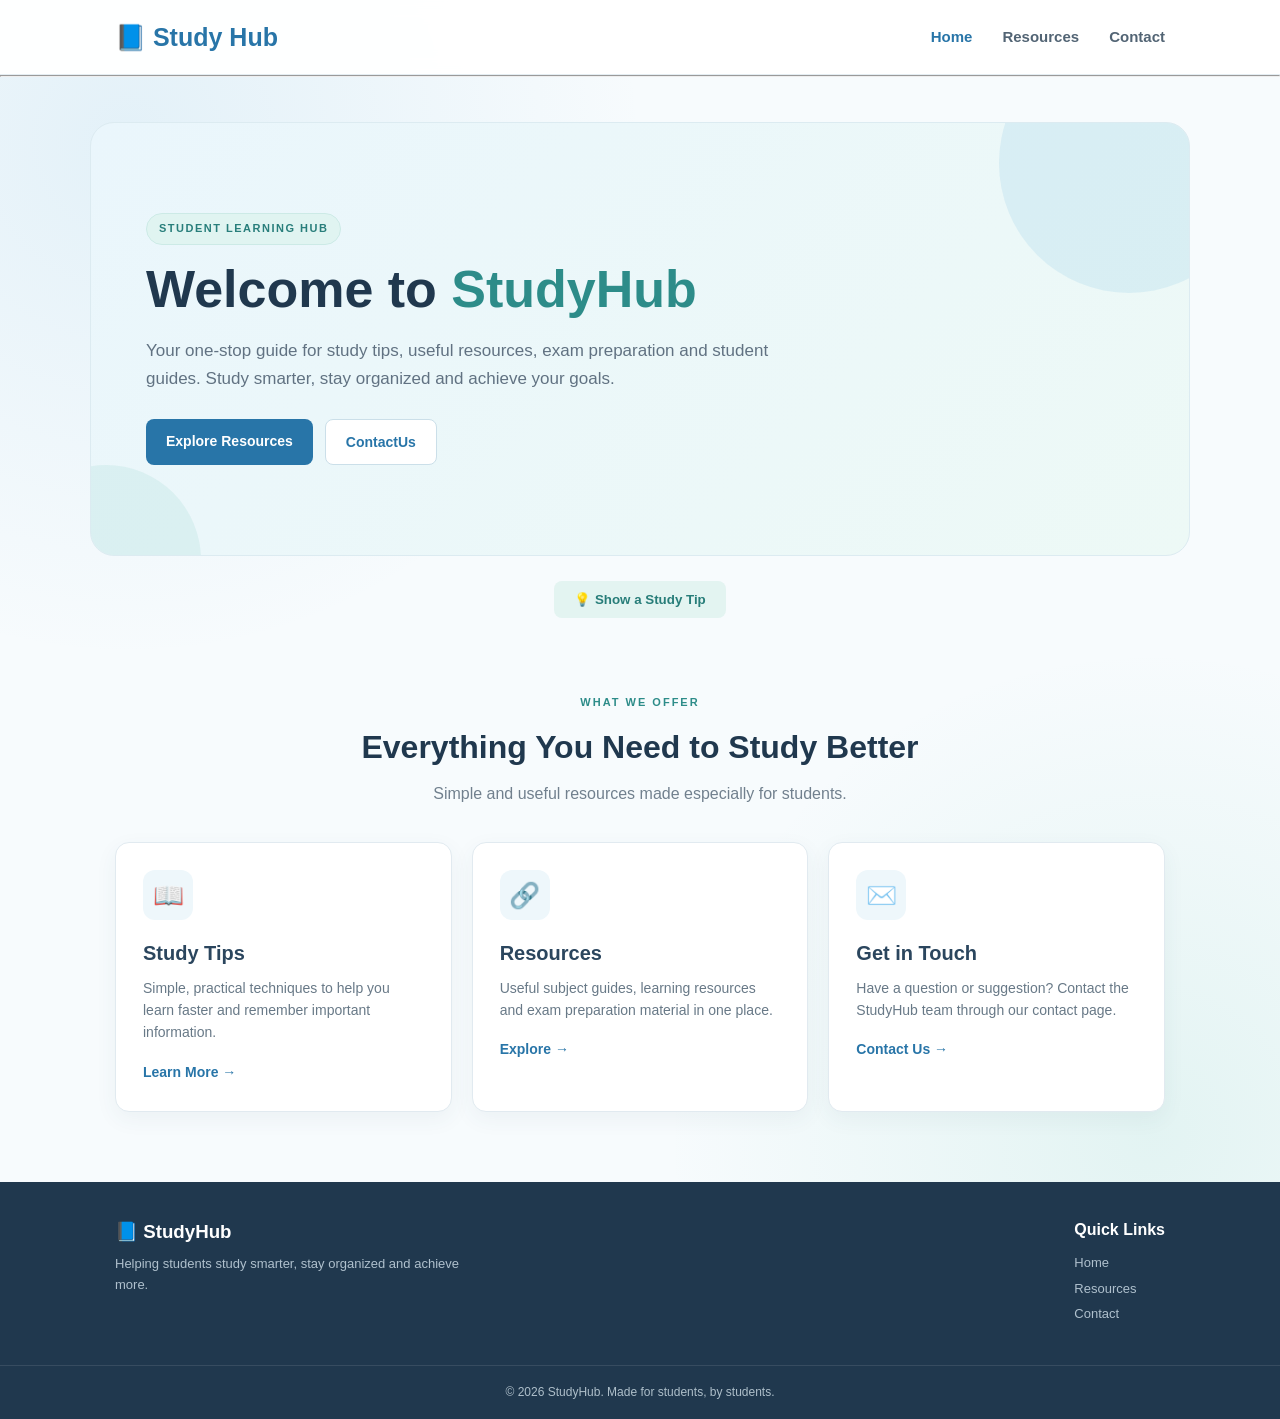
<file: index.html>
<!DOCTYPE html>
<html lang="en">
<head>
    <meta charset="UTF-8">
    <meta name="viewport" content="width=device-width, initial-scale=1.0">

    <title>StudyHub - Home</title>

    <link rel="stylesheet" href="style.css">
</head>

<body>

    <!-- Header -->
    <header>
        <nav class="navbar">

            <a href="index.html" class="logo">
                📘 Study Hub
            </a>

            <button class="menu-btn" onclick="toggleMenu()">
                ☰
            </button>

            <ul class="nav-links" id="navLinks">
                <li>
                    <a href="index.html" class="active">Home</a>
                </li>

                <li>
                    <a href="resources.html">Resources</a>
                </li>

                <li>
                    <a href="contact.html">Contact</a>
                </li>
            </ul>

        </nav>
    </header>
<hr>

    <!-- Main Content -->
    <main>

        <!-- Hero Section -->
        <section class="hero">

            <div class="hero-content">

                <span class="badge">
                    STUDENT LEARNING HUB
                </span>

                <h1>
                    Welcome to <span>StudyHub</span>
                </h1>

                <p>
                    Your one-stop guide for study tips, useful resources,
                    exam preparation and student guides.
                    Study smarter, stay organized and achieve your goals.
                </p>

                <div class="hero-buttons">

                    <a href="resources.html" class="btn">
                        Explore Resources
                    </a>

                    <a href="contact.html" class="btn outline-btn">
                        ContactUs
                    </a>

                </div>

            </div>

        </section>


        <!-- Study Tip -->
        <section class="tip-section">

            <button class="tip-button" onclick="showTip()">
                💡 Show a Study Tip
            </button>

            <div id="studyTip" class="study-tip">
                <strong>Tip:</strong>
                Study in short 25-minute sessions with 5-minute breaks.
                This can help you stay focused for longer.
            </div>

        </section>


        <!-- Main Topics -->
        <section class="topics">

            <div class="section-heading">
                <span>WHAT WE OFFER</span>

                <h2>
                    Everything You Need to Study Better
                </h2>

                <p>
                    Simple and useful resources made especially for students.
                </p>
            </div>


            <div class="cards">

                <div class="card">

                    <div class="card-icon">
                        📖
                    </div>

                    <h3>
                        Study Tips
                    </h3>

                    <p>
                        Simple, practical techniques to help you learn
                        faster and remember important information.
                    </p>

                    <a href="resources.html">
                        Learn More →
                    </a>

                </div>


                <div class="card">

                    <div class="card-icon">
                        🔗
                    </div>

                    <h3>
                        Resources
                    </h3>

                    <p>
                        Useful subject guides, learning resources and
                        exam preparation material in one place.
                    </p>

                    <a href="resources.html">
                        Explore →
                    </a>

                </div>


                <div class="card">

                    <div class="card-icon">
                        ✉️
                    </div>

                    <h3>
                        Get in Touch
                    </h3>

                    <p>
                        Have a question or suggestion?
                        Contact the StudyHub team through our contact page.
                    </p>

                    <a href="contact.html">
                        Contact Us →
                    </a>

                </div>

            </div>

        </section>

    </main>


    <!-- Footer -->
    <footer>

        <div class="footer-content">

            <div>
                <h3>📘 StudyHub</h3>

                <p>
                    Helping students study smarter,
                    stay organized and achieve more.
                </p>
            </div>

            <div>
                <h4>Quick Links</h4>

                <a href="index.html">Home</a>
                <a href="resources.html">Resources</a>
                <a href="contact.html">Contact</a>
            </div>

        </div>

        <div class="copyright">
            © 2026 StudyHub. Made for students, by students.
        </div>

    </footer>


    <script src="script.js"></script>

</body>
</html>
</file>
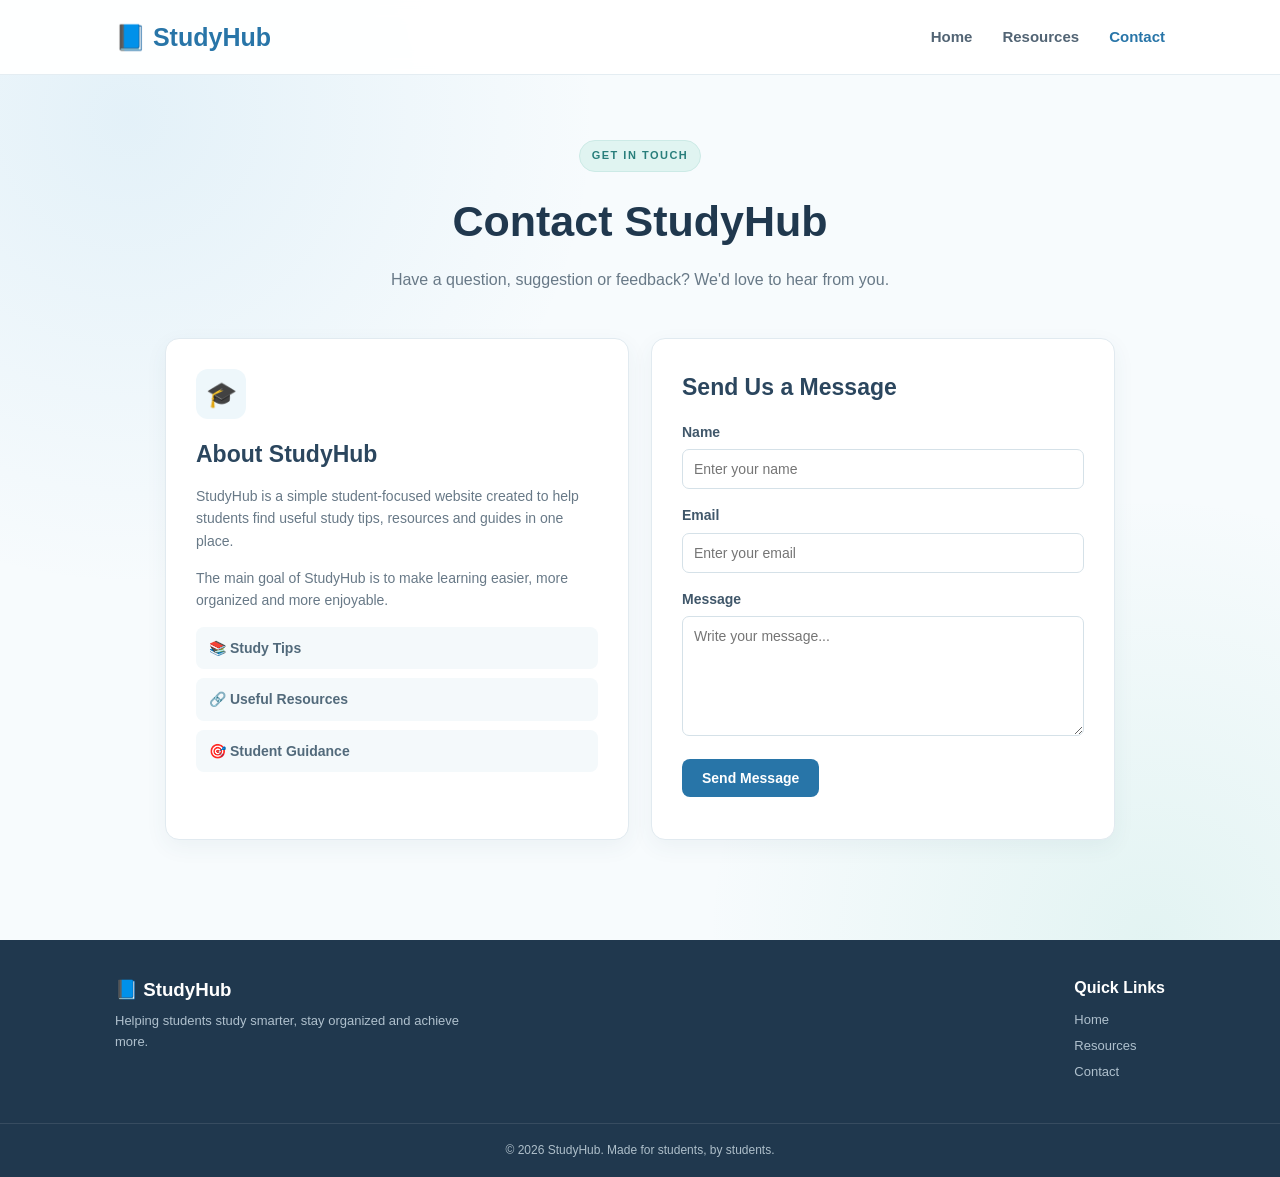
<file: contact.html>
<!DOCTYPE html>
<html lang="en">

<head>

    <meta charset="UTF-8">
    <meta name="viewport" content="width=device-width, initial-scale=1.0">

    <title>StudyHub - Contact</title>

    <link rel="stylesheet" href="style.css">

</head>

<body>

    <!-- Header -->
    <header>

        <nav class="navbar">

            <a href="index.html" class="logo">
                📘 StudyHub
            </a>

            <button class="menu-btn" onclick="toggleMenu()">
                ☰
            </button>

            <ul class="nav-links" id="navLinks">

                <li>
                    <a href="index.html">Home</a>
                </li>

                <li>
                    <a href="resources.html">
                        Resources
                    </a>
                </li>

                <li>
                    <a href="contact.html" class="active">
                        Contact
                    </a>
                </li>

            </ul>

        </nav>

    </header>


    <main>

        <!-- Page Heading -->
        <section class="page-heading">

            <span class="badge">
                GET IN TOUCH
            </span>

            <h1>
                Contact StudyHub
            </h1>

            <p>
                Have a question, suggestion or feedback?
                We'd love to hear from you.
            </p>

        </section>


        <!-- About + Contact -->
        <section class="contact-area">


            <!-- About -->
            <div class="about-card">

                <div class="card-icon">
                    🎓
                </div>

                <h2>
                    About StudyHub
                </h2>

                <p>
                    StudyHub is a simple student-focused website
                    created to help students find useful study tips,
                    resources and guides in one place.
                </p>

                <p>
                    The main goal of StudyHub is to make learning
                    easier, more organized and more enjoyable.
                </p>

                <div class="about-item">
                    📚 <strong>Study Tips</strong>
                </div>

                <div class="about-item">
                    🔗 <strong>Useful Resources</strong>
                </div>

                <div class="about-item">
                    🎯 <strong>Student Guidance</strong>
                </div>

            </div>


            <!-- Form -->
            <div class="form-card">

                <h2>
                    Send Us a Message
                </h2>

                <form id="contactForm">

                    <label for="name">
                        Name
                    </label>

                    <input
                        type="text"
                        id="name"
                        placeholder="Enter your name"
                    >


                    <label for="email">
                        Email
                    </label>

                    <input
                        type="email"
                        id="email"
                        placeholder="Enter your email"
                    >


                    <label for="message">
                        Message
                    </label>

                    <textarea
                        id="message"
                        rows="6"
                        placeholder="Write your message..."
                    ></textarea>


                    <button type="submit" class="btn">
                        Send Message
                    </button>

                    <p id="formMessage"></p>

                </form>

            </div>

        </section>

    </main>


    <!-- Footer -->
    <footer>

        <div class="footer-content">

            <div>
                <h3>📘 StudyHub</h3>

                <p>
                    Helping students study smarter,
                    stay organized and achieve more.
                </p>
            </div>

            <div>
                <h4>Quick Links</h4>

                <a href="index.html">Home</a>
                <a href="resources.html">Resources</a>
                <a href="contact.html">Contact</a>
            </div>

        </div>

        <div class="copyright">
            © 2026 StudyHub. Made for students, by students.
        </div>

    </footer>


    <script src="script.js"></script>

</body>
</html>
</file>
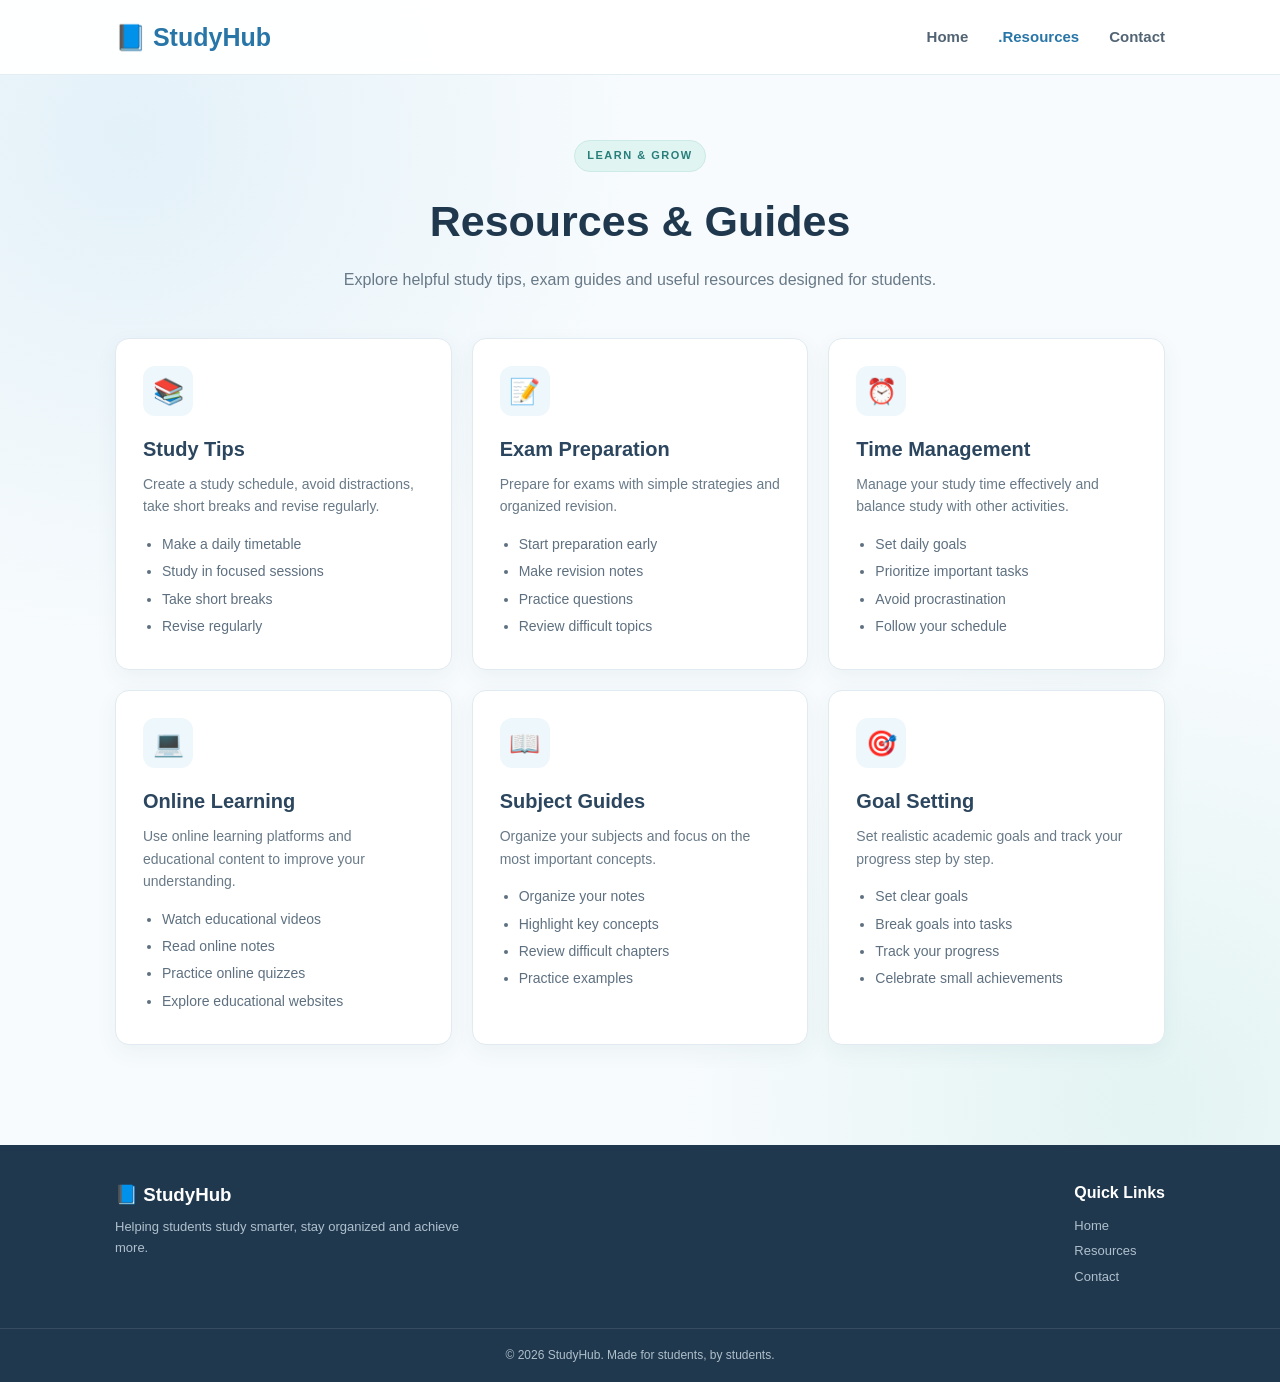
<file: resources.html>
<!DOCTYPE html>
<html lang="en">

<head>

    <meta charset="UTF-8">
    <meta name="viewport" content="width=device-width, initial-scale=1.0">

    <title>StudyHub - Resources</title>

    <link rel="stylesheet" href="style.css">

</head>

<body>

    <!-- Header -->
    <header>

        <nav class="navbar">

            <a href="index.html" class="logo">
                📘 StudyHub
            </a>

            <button class="menu-btn" onclick="toggleMenu()">
                ☰
            </button>

            <ul class="nav-links" id="navLinks">

                <li>
                    <a href="index.html">Home</a>
                </li>

                <li>
                    <a href="resources.html" class="active">
                        .Resources
                    </a>
                </li>

                <li>
                    <a href="contact.html">
                        Contact
                    </a>
                </li>

            </ul>

        </nav>

    </header>


    <main>

        <!-- Page Heading -->
        <section class="page-heading">

            <span class="badge">
                LEARN & GROW
            </span>

            <h1>
                Resources & Guides
            </h1>

            <p>
                Explore helpful study tips, exam guides and
                useful resources designed for students.
            </p>

        </section>


        <!-- Resources -->
        <section class="resources">

            <div class="resource-grid">


                <div class="resource-card">

                    <div class="card-icon">
                        📚
                    </div>

                    <h2>
                        Study Tips
                    </h2>

                    <p>
                        Create a study schedule, avoid distractions,
                        take short breaks and revise regularly.
                    </p>

                    <ul>
                        <li>Make a daily timetable</li>
                        <li>Study in focused sessions</li>
                        <li>Take short breaks</li>
                        <li>Revise regularly</li>
                    </ul>

                </div>


                <div class="resource-card">

                    <div class="card-icon">
                        📝
                    </div>

                    <h2>
                        Exam Preparation
                    </h2>

                    <p>
                        Prepare for exams with simple strategies
                        and organized revision.
                    </p>

                    <ul>
                        <li>Start preparation early</li>
                        <li>Make revision notes</li>
                        <li>Practice questions</li>
                        <li>Review difficult topics</li>
                    </ul>

                </div>


                <div class="resource-card">

                    <div class="card-icon">
                        ⏰
                    </div>

                    <h2>
                        Time Management
                    </h2>

                    <p>
                        Manage your study time effectively and
                        balance study with other activities.
                    </p>

                    <ul>
                        <li>Set daily goals</li>
                        <li>Prioritize important tasks</li>
                        <li>Avoid procrastination</li>
                        <li>Follow your schedule</li>
                    </ul>

                </div>


                <div class="resource-card">

                    <div class="card-icon">
                        💻
                    </div>

                    <h2>
                        Online Learning
                    </h2>

                    <p>
                        Use online learning platforms and educational
                        content to improve your understanding.
                    </p>

                    <ul>
                        <li>Watch educational videos</li>
                        <li>Read online notes</li>
                        <li>Practice online quizzes</li>
                        <li>Explore educational websites</li>
                    </ul>

                </div>


                <div class="resource-card">

                    <div class="card-icon">
                        📖
                    </div>

                    <h2>
                        Subject Guides
                    </h2>

                    <p>
                        Organize your subjects and focus on the
                        most important concepts.
                    </p>

                    <ul>
                        <li>Organize your notes</li>
                        <li>Highlight key concepts</li>
                        <li>Review difficult chapters</li>
                        <li>Practice examples</li>
                    </ul>

                </div>


                <div class="resource-card">

                    <div class="card-icon">
                        🎯
                    </div>

                    <h2>
                        Goal Setting
                    </h2>

                    <p>
                        Set realistic academic goals and track
                        your progress step by step.
                    </p>

                    <ul>
                        <li>Set clear goals</li>
                        <li>Break goals into tasks</li>
                        <li>Track your progress</li>
                        <li>Celebrate small achievements</li>
                    </ul>

                </div>

            </div>

        </section>

    </main>


    <!-- Footer -->
    <footer>

        <div class="footer-content">

            <div>
                <h3>📘 StudyHub</h3>

                <p>
                    Helping students study smarter,
                    stay organized and achieve more.
                </p>
            </div>

            <div>
                <h4>Quick Links</h4>

                <a href="index.html">Home</a>
                <a href="resources.html">Resources</a>
                <a href="contact.html">Contact</a>
            </div>

        </div>

        <div class="copyright">
            © 2026 StudyHub. Made for students, by students.
        </div>

    </footer>


    <script src="script.js"></script>

</body>
</html>
</file>
<file: style.css>
/* ===================================
   STUDYHUB - MAIN CSS
=================================== */


/* Reset */

* {
    margin: 0;
    padding: 0;
    box-sizing: border-box;
}


html {
    scroll-behavior: smooth;
}


body {
    font-family: Arial, Helvetica, sans-serif;

    color: #26384a;

    background:
        radial-gradient(
            circle at 10% 10%,
            rgba(84, 168, 214, 0.12),
            transparent 30%
        ),

        radial-gradient(
            circle at 90% 80%,
            rgba(79, 190, 166, 0.12),
            transparent 30%
        ),

        #f7fbfd;

    min-height: 100vh;

    line-height: 1.6;
}


/* ===================================
   HEADER
=================================== */

header {
    background: rgba(255, 255, 255, 0.94);

    border-bottom: 1px solid #e4edf2;

    position: sticky;

    top: 0;

    z-index: 1000;

    backdrop-filter: blur(10px);
}


.navbar {
    max-width: 1100px;

    margin: auto;

    padding: 17px 25px;

    display: flex;

    align-items: center;

    justify-content: space-between;
}


.logo {
    color: #2875a8;

    text-decoration: none;

    font-size: 25px;

    font-weight: 700;
}


.nav-links {
    display: flex;

    list-style: none;

    gap: 30px;
}


.nav-links a {
    color: #526474;

    text-decoration: none;

    font-size: 15px;

    font-weight: 600;

    transition: 0.25s;
}


.nav-links a:hover,
.nav-links a.active {
    color: #2875a8;
}


.menu-btn {
    display: none;

    border: none;

    background: transparent;

    color: #2875a8;

    font-size: 25px;

    cursor: pointer;
}


/* ===================================
   HERO
=================================== */

.hero {
    max-width: 1100px;

    margin: 45px auto 25px;

    padding: 90px 55px;

    border-radius: 24px;

    background:
        linear-gradient(
            135deg,
            #eaf6fc,
            #edf9f6
        );

    border: 1px solid #dcebf1;

    position: relative;

    overflow: hidden;
}


.hero::before {
    content: "";

    width: 260px;

    height: 260px;

    background: rgba(79, 166, 210, 0.12);

    border-radius: 50%;

    position: absolute;

    right: -70px;

    top: -90px;
}


.hero::after {
    content: "";

    width: 190px;

    height: 190px;

    background: rgba(71, 179, 156, 0.10);

    border-radius: 50%;

    position: absolute;

    left: -80px;

    bottom: -100px;
}


.hero-content {
    max-width: 700px;

    position: relative;

    z-index: 2;
}


.badge {
    display: inline-block;

    color: #287e7b;

    background: #e0f4f1;

    border: 1px solid #cceae6;

    padding: 6px 12px;

    border-radius: 50px;

    font-size: 11px;

    letter-spacing: 1.5px;

    font-weight: 700;

    margin-bottom: 15px;
}


.hero h1 {
    color: #20384e;

    font-size: 52px;

    line-height: 1.15;

    margin-bottom: 18px;
}


.hero h1 span {
    color: #2d8c89;
}


.hero p {
    color: #617282;

    font-size: 17px;

    max-width: 650px;

    margin-bottom: 27px;
}


.hero-buttons {
    display: flex;

    gap: 12px;

    flex-wrap: wrap;
}


/* ===================================
   BUTTONS
=================================== */

.btn {
    display: inline-block;

    background: #2875a8;

    color: white;

    text-decoration: none;

    border: none;

    padding: 11px 20px;

    border-radius: 8px;

    font-size: 14px;

    font-weight: 700;

    cursor: pointer;

    transition: 0.25s;
}


.btn:hover {
    background: #205f8b;

    transform: translateY(-2px);
}


.outline-btn {
    color: #2875a8;

    background: white;

    border: 1px solid #cbdfe9;
}


.outline-btn:hover {
    color: #2875a8;

    background: #f1f8fb;
}


/* ===================================
   STUDY TIP
=================================== */

.tip-section {
    max-width: 1100px;

    margin: 25px auto;

    padding: 0 25px;

    text-align: center;
}


.tip-button {
    border: none;

    background: #e3f4f1;

    color: #277d79;

    padding: 11px 20px;

    border-radius: 8px;

    font-weight: 700;

    cursor: pointer;

    transition: 0.25s;
}


.tip-button:hover {
    background: #d4ebe8;

    transform: translateY(-2px);
}


.study-tip {
    display: none;

    max-width: 650px;

    margin: 17px auto 0;

    padding: 14px 18px;

    background: white;

    border: 1px solid #d9ebe9;

    border-left: 4px solid #42a5a0;

    border-radius: 8px;

    color: #52706e;

    text-align: left;
}


.study-tip.show {
    display: block;
}


/* ===================================
   SECTION HEADINGS
=================================== */

.topics {
    max-width: 1100px;

    margin: 70px auto;

    padding: 0 25px;
}


.section-heading {
    text-align: center;

    max-width: 650px;

    margin: auto auto 35px;
}


.section-heading span {
    color: #2d8c89;

    font-size: 11px;

    letter-spacing: 2px;

    font-weight: 700;
}


.section-heading h2 {
    color: #20384e;

    font-size: 32px;

    margin: 8px 0;
}


.section-heading p {
    color: #71808e;
}


/* ===================================
   CARDS
=================================== */

.cards {
    display: grid;

    grid-template-columns: repeat(3, 1fr);

    gap: 20px;
}


.card {
    background: white;

    border: 1px solid #e1eaf0;

    border-radius: 14px;

    padding: 27px;

    box-shadow:
        0 7px 22px rgba(45, 80, 105, 0.06);

    transition: 0.25s;
}


.card:hover {
    transform: translateY(-5px);

    box-shadow:
        0 12px 30px rgba(45, 80, 105, 0.10);
}


.card-icon {
    width: 50px;

    height: 50px;

    display: flex;

    align-items: center;

    justify-content: center;

    background: #eef7fb;

    border-radius: 12px;

    font-size: 25px;

    margin-bottom: 17px;
}


.card h3 {
    color: #2b465e;

    font-size: 20px;

    margin-bottom: 8px;
}


.card p {
    color: #687987;

    font-size: 14px;

    margin-bottom: 15px;
}


.card a {
    color: #2875a8;

    text-decoration: none;

    font-size: 14px;

    font-weight: 700;
}


/* ===================================
   PAGE HEADING
=================================== */

.page-heading {
    max-width: 750px;

    margin: 65px auto 45px;

    padding: 0 25px;

    text-align: center;
}


.page-heading h1 {
    color: #20384e;

    font-size: 43px;

    margin-bottom: 12px;
}


.page-heading p {
    color: #687987;

    font-size: 16px;
}


/* ===================================
   RESOURCES PAGE
=================================== */

.resources {
    max-width: 1100px;

    margin: auto;

    padding: 0 25px 70px;
}


.resource-grid {
    display: grid;

    grid-template-columns: repeat(3, 1fr);

    gap: 20px;
}


.resource-card {
    background: white;

    border: 1px solid #e1eaf0;

    border-radius: 14px;

    padding: 27px;

    box-shadow:
        0 7px 22px rgba(45, 80, 105, 0.06);

    transition: 0.25s;
}


.resource-card:hover {
    transform: translateY(-5px);

    box-shadow:
        0 12px 30px rgba(45, 80, 105, 0.10);
}


.resource-card h2 {
    color: #2b465e;

    font-size: 20px;

    margin-bottom: 8px;
}


.resource-card p {
    color: #687987;

    font-size: 14px;

    margin-bottom: 15px;
}


.resource-card ul {
    padding-left: 19px;

    color: #5e7080;

    font-size: 14px;
}


.resource-card li {
    margin-bottom: 5px;
}


/* ===================================
   CONTACT PAGE
=================================== */

.contact-area {
    max-width: 1000px;

    margin: auto;

    padding: 0 25px 70px;

    display: grid;

    grid-template-columns: 1fr 1fr;

    gap: 22px;
}


.about-card,
.form-card {
    background: white;

    border: 1px solid #e1eaf0;

    border-radius: 14px;

    padding: 30px;

    box-shadow:
        0 7px 22px rgba(45, 80, 105, 0.06);
}


.about-card h2,
.form-card h2 {
    color: #2b465e;

    font-size: 23px;

    margin-bottom: 12px;
}


.about-card p {
    color: #687987;

    font-size: 14px;

    margin-bottom: 15px;
}


.about-item {
    background: #f4f9fb;

    color: #526a7b;

    border-radius: 8px;

    padding: 10px 13px;

    margin-top: 9px;

    font-size: 14px;
}


/* ===================================
   FORM
=================================== */

.form-card label {
    display: block;

    color: #40576a;

    font-weight: 700;

    font-size: 14px;

    margin: 15px 0 6px;
}


.form-card input,
.form-card textarea {
    width: 100%;

    border: 1px solid #d5e1e8;

    border-radius: 7px;

    padding: 11px;

    font-family: inherit;

    font-size: 14px;

    outline: none;
}


.form-card input:focus,
.form-card textarea:focus {
    border-color: #55a4c9;

    box-shadow:
        0 0 0 3px rgba(85, 164, 201, 0.10);
}


.form-card textarea {
    resize: vertical;

    margin-bottom: 15px;
}


#formMessage {
    margin-top: 12px;

    font-size: 14px;

    font-weight: 700;
}


/* ===================================
   FOOTER
=================================== */

footer {
    background: #20384e;

    color: #d9e5ed;

    margin-top: 30px;
}


.footer-content {
    max-width: 1100px;

    margin: auto;

    padding: 35px 25px;

    display: flex;

    justify-content: space-between;

    gap: 30px;
}


.footer-content h3 {
    color: white;

    margin-bottom: 7px;
}


.footer-content h4 {
    color: white;

    margin-bottom: 10px;
}


.footer-content p {
    max-width: 380px;

    color: #afc0cd;

    font-size: 13px;
}


.footer-content a {
    display: block;

    color: #afc0cd;

    text-decoration: none;

    font-size: 13px;

    margin-bottom: 5px;
}


.footer-content a:hover {
    color: white;
}


.copyright {
    border-top: 1px solid rgba(255,255,255,0.1);

    text-align: center;

    padding: 17px;

    color: #aebfca;

    font-size: 12px;
}


/* ===================================
   RESPONSIVE
=================================== */

@media (max-width: 800px) {

    .menu-btn {
        display: block;
    }


    .nav-links {
        display: none;

        position: absolute;

        top: 67px;

        left: 0;

        right: 0;

        background: white;

        flex-direction: column;

        gap: 0;

        border-bottom: 1px solid #e2eaf0;
    }


    .nav-links.show {
        display: flex;
    }


    .nav-links li {
        text-align: center;

        padding: 14px;

        border-top: 1px solid #edf1f4;
    }


    .hero {
        margin: 25px 15px;

        padding: 60px 25px;
    }


    .hero h1 {
        font-size: 38px;
    }


    .cards,
    .resource-grid,
    .contact-area {
        grid-template-columns: 1fr;
    }


    .topics {
        margin-top: 50px;
    }


    .page-heading h1 {
        font-size: 35px;
    }


    .footer-content {
        flex-direction: column;
    }

}


@media (max-width: 450px) {

    .navbar {
        padding: 15px 18px;
    }


    .logo {
        font-size: 22px;
    }


    .hero h1 {
        font-size: 32px;
    }


    .hero p {
        font-size: 15px;
    }


    .hero-buttons {
        flex-direction: column;
    }


    .hero-buttons .btn {
        width: 100%;

        text-align: center;
    }

}
</file>
